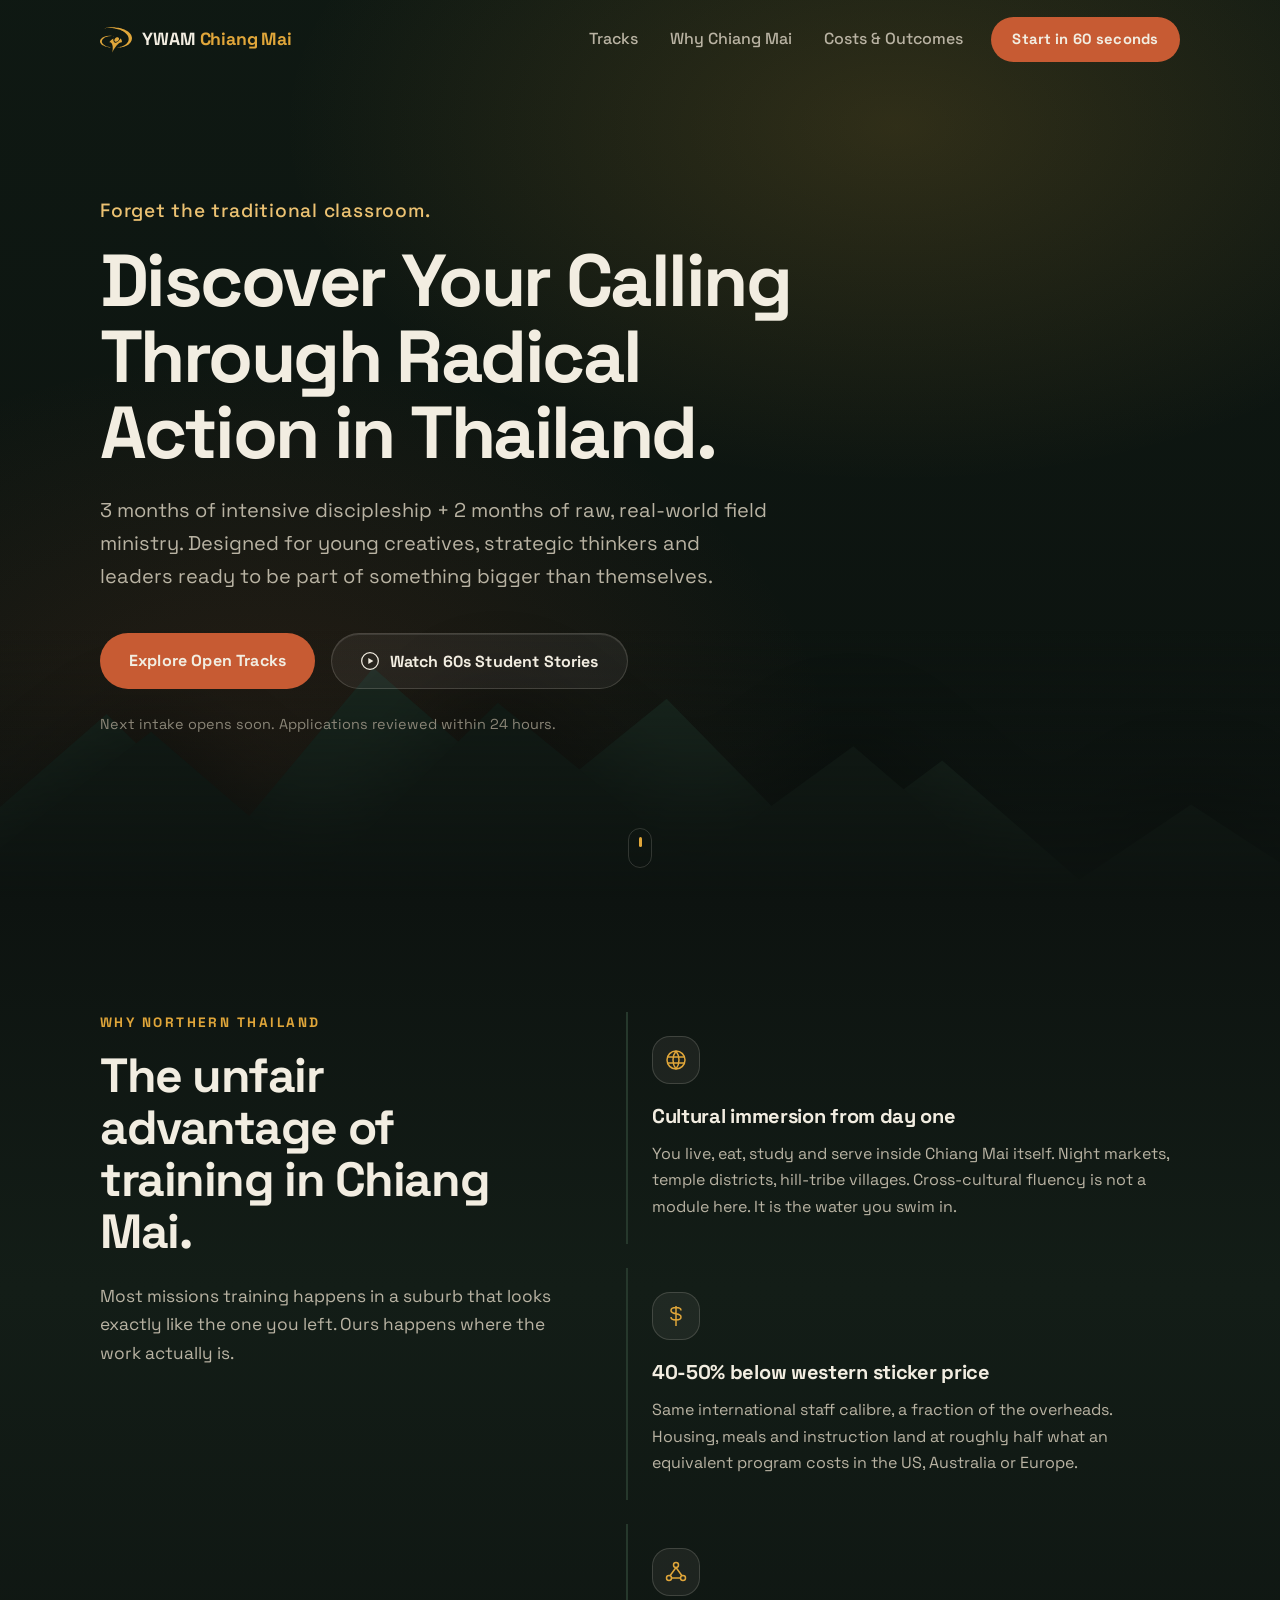
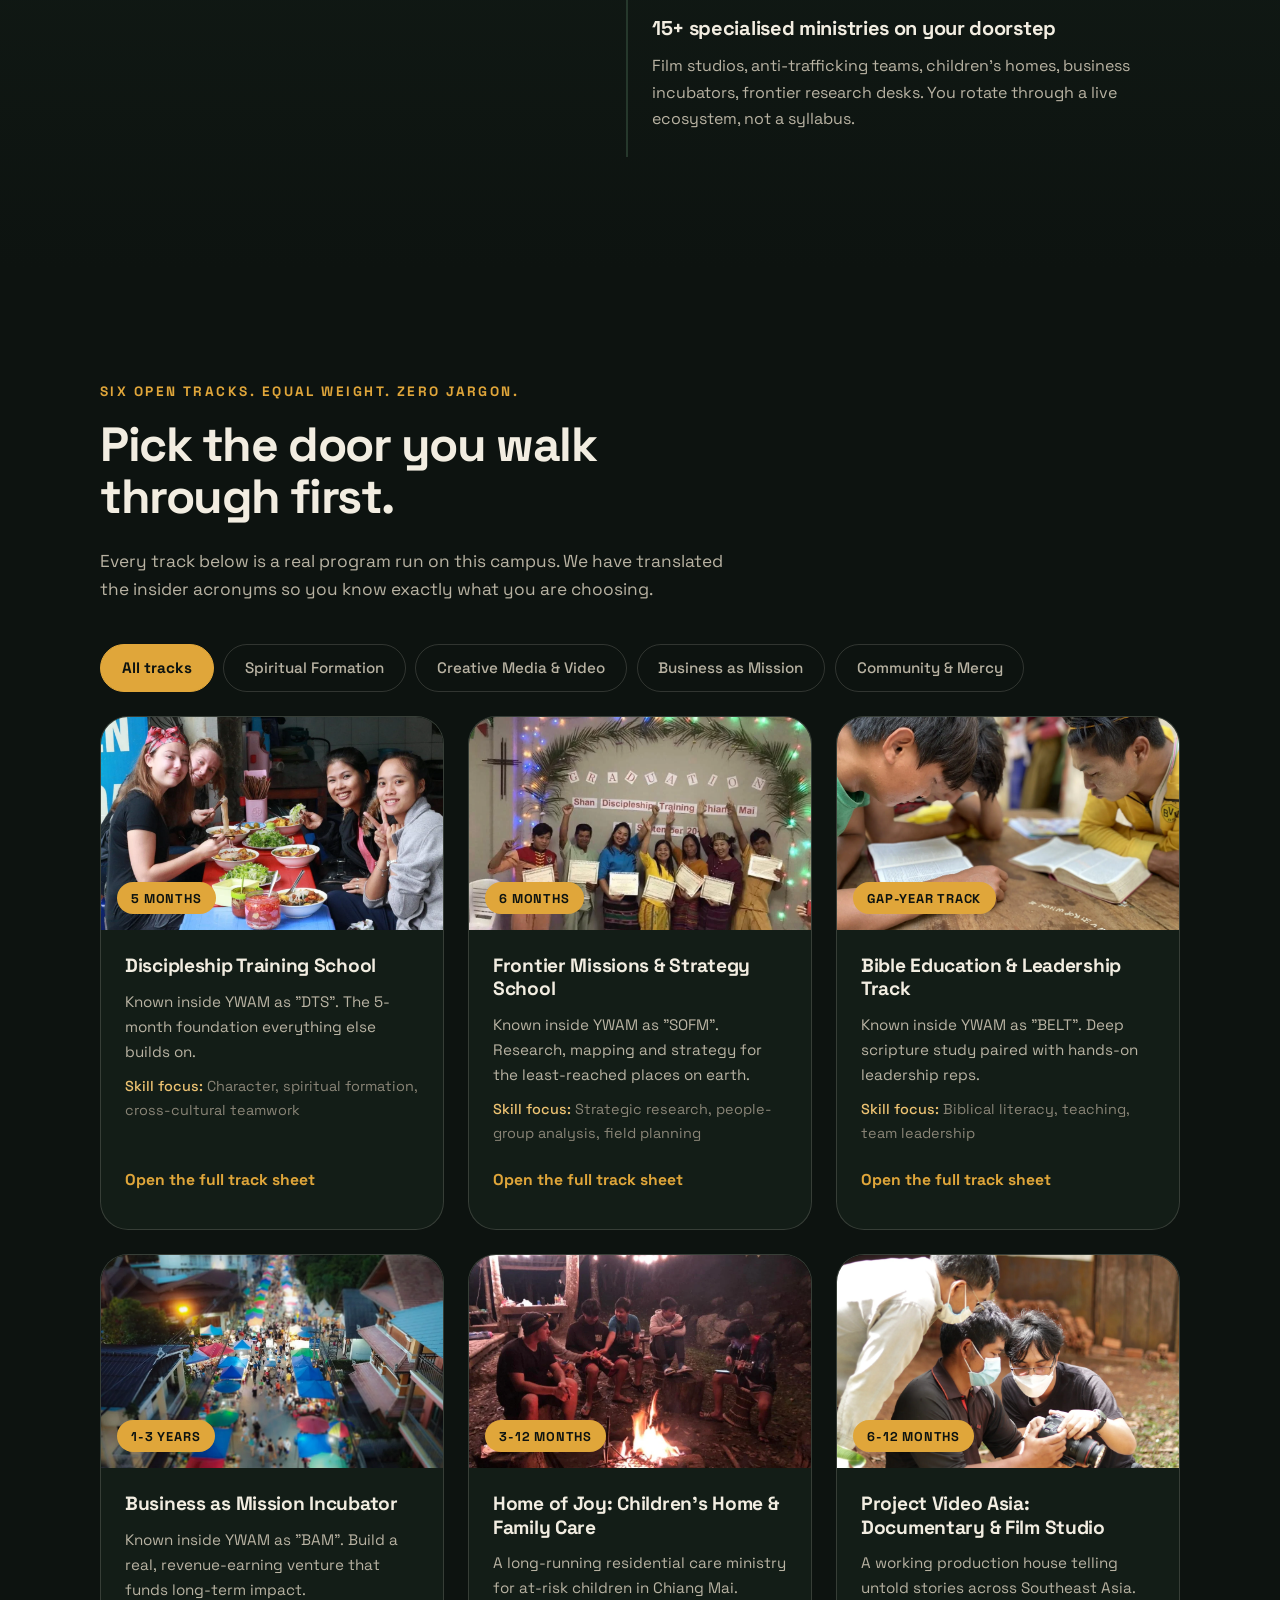
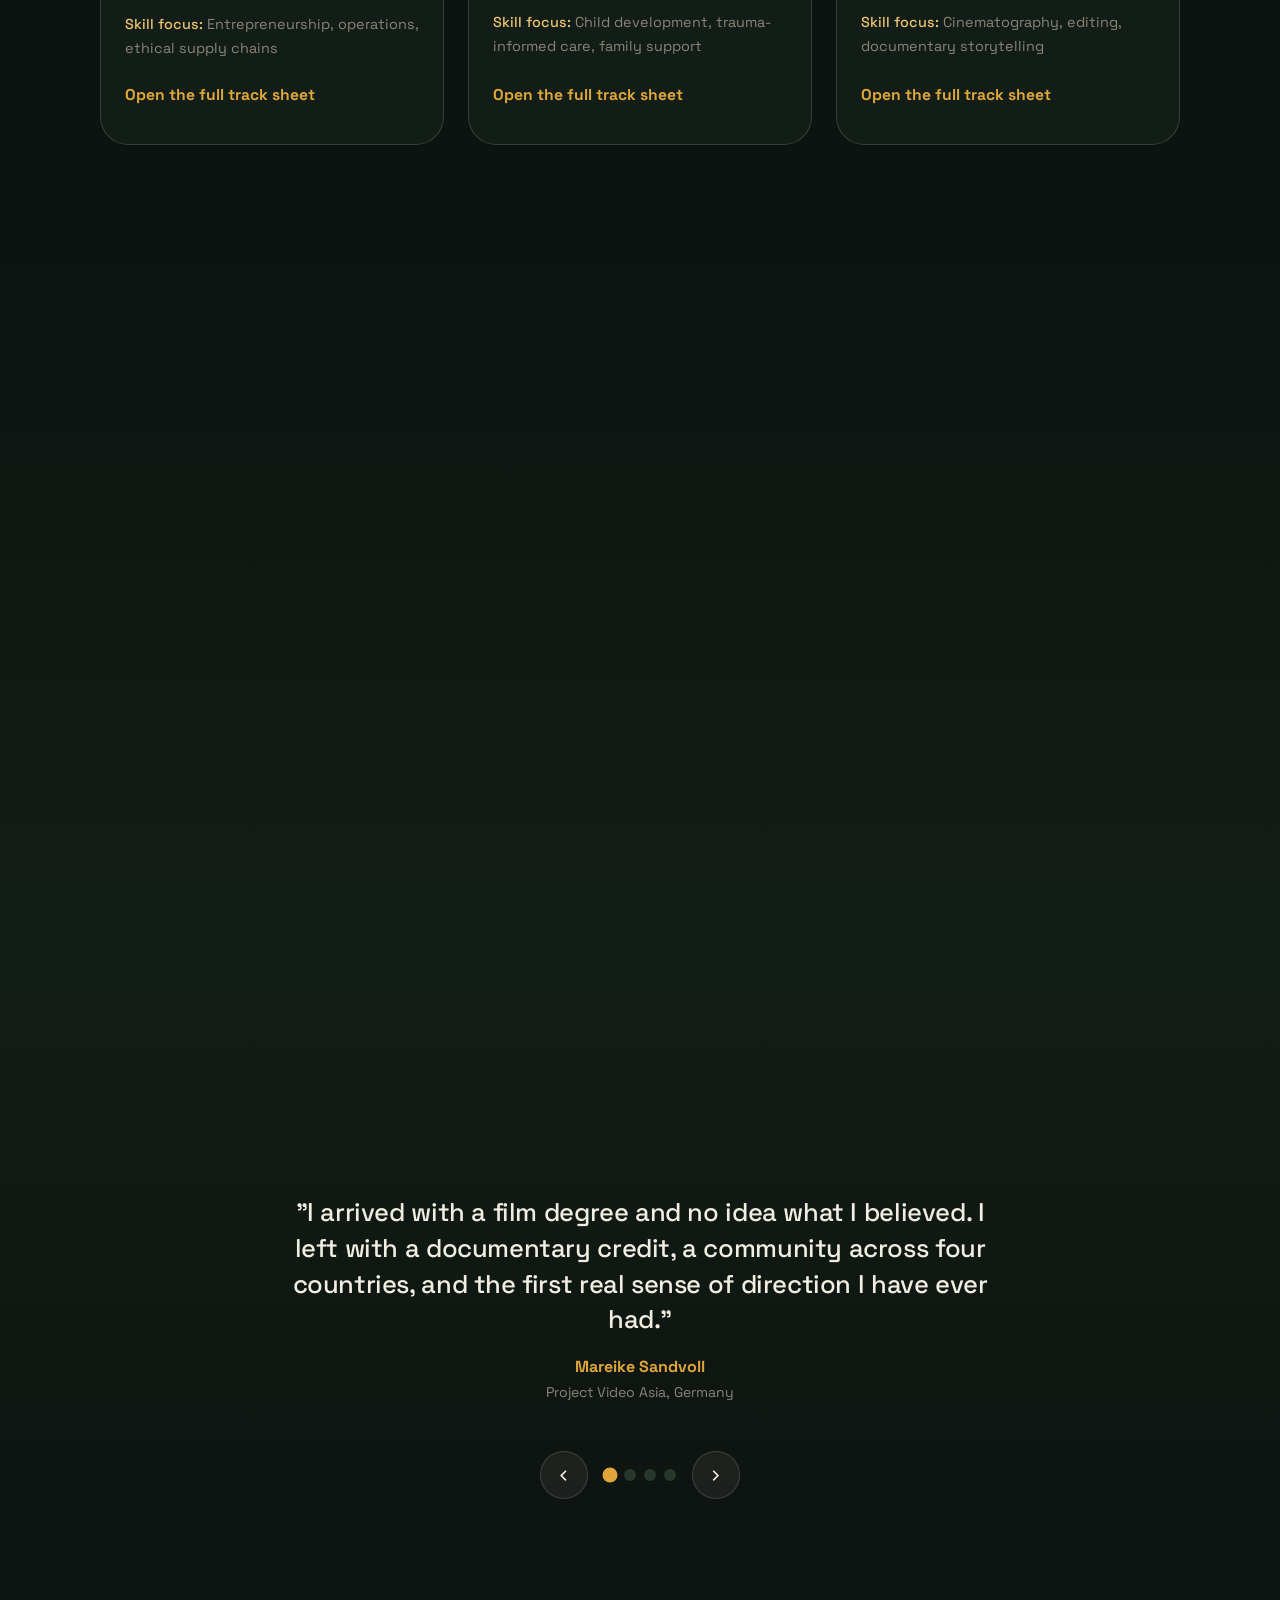
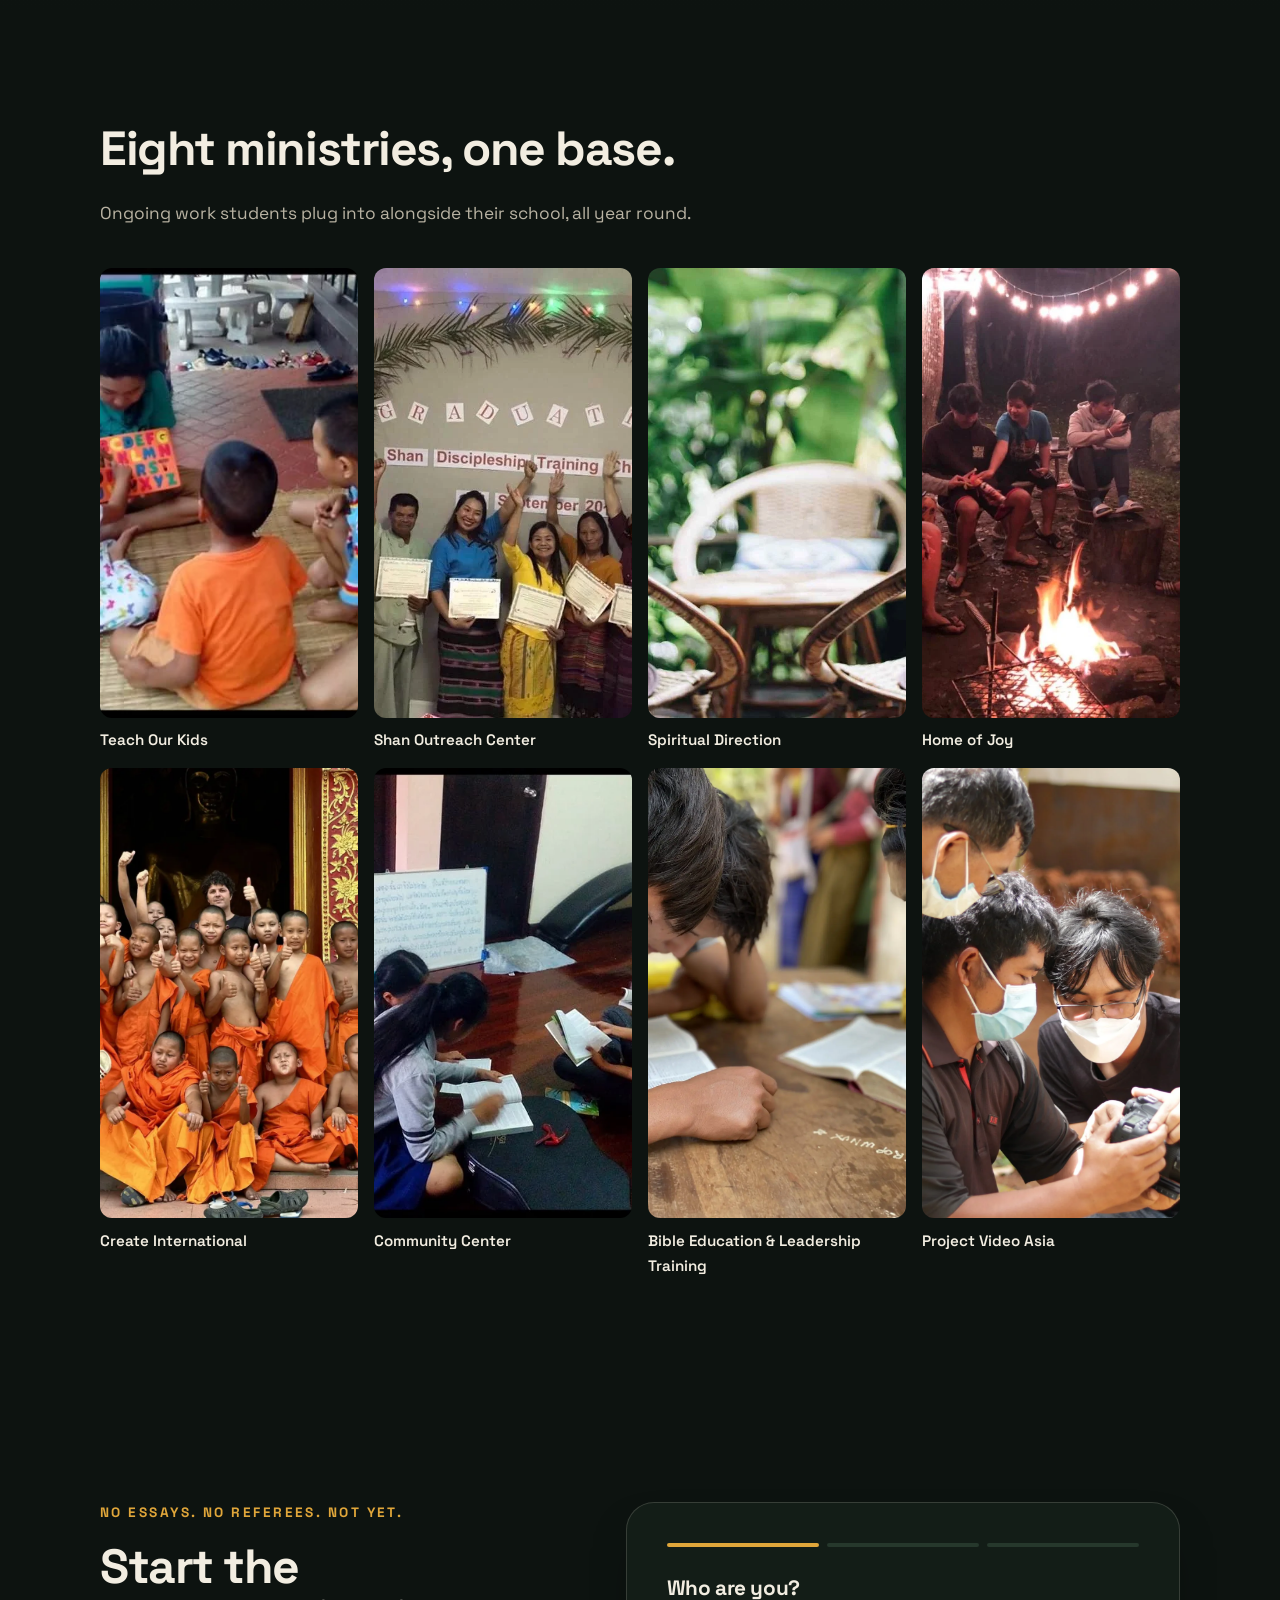
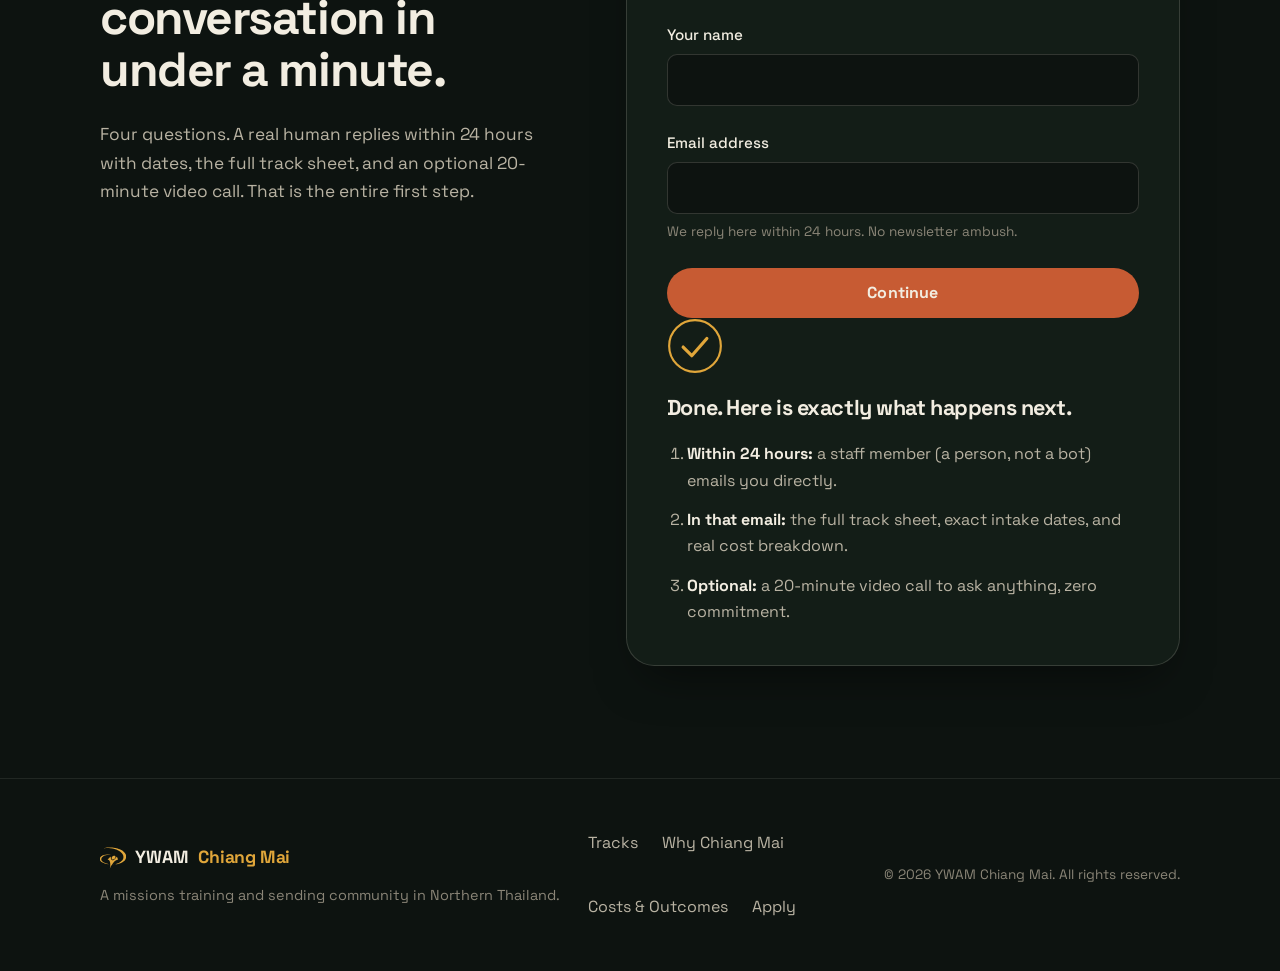
<file: index.html>
<!DOCTYPE html>
<html lang="en">
<head>
  <meta charset="UTF-8">
  <meta name="viewport" content="width=device-width, initial-scale=1">
  <title>YWAM Chiang Mai | Discover Your Calling Through Radical Action in Thailand</title>
  <meta name="description" content="3 months of intensive discipleship plus 2 months of raw, real-world field ministry in Chiang Mai, Thailand. Built for young creatives, strategic thinkers and leaders. See tracks, real costs and outcomes.">
  <link rel="canonical" href="https://www.ywamchiangmai.org/">

  <!-- Open Graph -->
  <meta property="og:type" content="website">
  <meta property="og:title" content="YWAM Chiang Mai | Discover Your Calling Through Radical Action in Thailand">
  <meta property="og:description" content="3 months of intensive discipleship plus 2 months of real-world field ministry in Northern Thailand. Transparent costs. Six open tracks. Apply in under a minute.">
  <meta property="og:url" content="https://www.ywamchiangmai.org/">
  <meta property="og:image" content="https://www.ywamchiangmai.org/images/og-cover.webp">
  <meta property="og:site_name" content="YWAM Chiang Mai">

  <!-- Twitter -->
  <meta name="twitter:card" content="summary_large_image">
  <meta name="twitter:title" content="YWAM Chiang Mai | Discover Your Calling Through Radical Action in Thailand">
  <meta name="twitter:description" content="5 months that reroute your life. Discipleship, creative media, frontier strategy and mercy ministry in Chiang Mai, Thailand.">
  <meta name="twitter:image" content="https://www.ywamchiangmai.org/images/og-cover.webp">

  <!-- ============================================================
       JSON-LD SCHEMA CONTAINER
       Organization + Course + FAQPage markup for search engines,
       knowledge graphs and LLM engine citations.
       ============================================================ -->
  <script type="application/ld+json">
  {
    "@context": "https://schema.org",
    "@type": "Organization",
    "name": "YWAM Chiang Mai",
    "url": "https://www.ywamchiangmai.org/",
    "logo": "https://www.ywamchiangmai.org/images/logo.webp",
    "description": "A missions training and sending community in Chiang Mai, Thailand, running discipleship schools, creative media studios, business-as-mission incubators and mercy ministries.",
    "address": {
      "@type": "PostalAddress",
      "addressLocality": "Chiang Mai",
      "addressCountry": "TH"
    },
    "sameAs": [
      "https://www.instagram.com/ywamchiangmai",
      "https://www.youtube.com/@ywamchiangmai"
    ]
  }
  </script>
  <script type="application/ld+json">
  {
    "@context": "https://schema.org",
    "@type": "Course",
    "name": "Discipleship Training School (DTS)",
    "description": "A 5-month residential program: 3 months of intensive discipleship lectures followed by 2 months of real-world field ministry across Thailand and Southeast Asia. No prior theological training required.",
    "provider": {
      "@type": "Organization",
      "name": "YWAM Chiang Mai",
      "url": "https://www.ywamchiangmai.org/"
    },
    "offers": {
      "@type": "Offer",
      "category": "Tuition",
      "price": "4280",
      "priceCurrency": "USD",
      "description": "All-inclusive figure covering housing, meals, instruction and field outreach placement."
    },
    "hasCourseInstance": {
      "@type": "CourseInstance",
      "courseMode": "onsite",
      "location": {
        "@type": "Place",
        "name": "YWAM Chiang Mai Campus",
        "address": {
          "@type": "PostalAddress",
          "addressLocality": "Chiang Mai",
          "addressCountry": "TH"
        }
      }
    }
  }
  </script>
  <script type="application/ld+json">
  {
    "@context": "https://schema.org",
    "@type": "FAQPage",
    "mainEntity": [
      {
        "@type": "Question",
        "name": "What is a DTS (Discipleship Training School)?",
        "acceptedAnswer": {
          "@type": "Answer",
          "text": "A DTS is a 5-month residential program run by YWAM: 3 months of intensive teaching and mentoring on campus in Chiang Mai, followed by 2 months of hands-on field ministry. You do not need any prior church, theology or missions background to apply."
        }
      },
      {
        "@type": "Question",
        "name": "How much does it cost to train with YWAM Chiang Mai?",
        "acceptedAnswer": {
          "@type": "Answer",
          "text": "The DTS costs US$4,280 all-inclusive: housing, three meals a day, instruction and your field outreach placement. Comparable western-based programs typically run US$8,900 or more, so training in Chiang Mai costs roughly 40 to 50 percent less."
        }
      },
      {
        "@type": "Question",
        "name": "Do I need to be experienced in ministry or missions to join?",
        "acceptedAnswer": {
          "@type": "Answer",
          "text": "No. Tracks are designed for people arriving with zero insider knowledge. Creatives, strategists, tradespeople and students all start at the same point: a willingness to learn through action."
        }
      },
      {
        "@type": "Question",
        "name": "What happens after I apply?",
        "acceptedAnswer": {
          "@type": "Answer",
          "text": "Within 24 hours a real staff member (not an autoresponder) emails you, books an optional 20-minute video call, and sends the full track sheet for the program you selected, including exact dates and a packing guide."
        }
      }
    ]
  }
  </script>

  <!-- Local variable font: Space Grotesk (wght 300-700), latin subset -->
  <style>
    @font-face {
      font-family: "Space Grotesk";
      src: url("fonts/space-grotesk-var-latin.woff2") format("woff2");
      font-weight: 300 700;
      font-style: normal;
      font-display: swap;
    }
  </style>
  <link rel="preload" href="fonts/space-grotesk-var-latin.woff2" as="font" type="font/woff2" crossorigin>
  <link rel="stylesheet" href="styles/main.css">

  <!-- Cloudflare Web Analytics: paste production token before ship -->
  <!-- <script defer src="https://static.cloudflareinsights.com/beacon.min.js" data-cf-beacon='{"token": "REPLACE_WITH_TOKEN"}'></script> -->
</head>
<body>
  <a class="skip-link" href="#main">Skip to main content</a>

  <!-- Narrative journey progress bar -->
  <div class="journey-progress" aria-hidden="true"><span id="journeyBar"></span></div>

  <header class="site-header" id="siteHeader">
    <div class="header-inner">
      <a class="brand" href="index.html" aria-label="YWAM Chiang Mai home">
        <span class="brand-mark" aria-hidden="true"></span>
        <span class="brand-name">YWAM <em>Chiang Mai</em></span>
      </a>
      <nav class="site-nav" aria-label="Primary">
        <a href="#tracks">Tracks</a>
        <a href="#advantage">Why Chiang Mai</a>
        <a href="#numbers">Costs &amp; Outcomes</a>
      </nav>
      <a class="btn btn-solid btn-header" href="#apply">Start in 60 seconds</a>
    </div>
  </header>

  <main id="main">

    <!-- ==================== SECTION 1: CINEMATIC HERO ==================== -->
    <section class="hero" id="hero" aria-labelledby="heroTitle">
      <div class="hero-bg" aria-hidden="true">
        <div class="hero-layer hero-sky" data-parallax="0.15"></div>
        <div class="hero-layer hero-ridge-far" data-parallax="0.30">
          <svg viewBox="0 0 1440 320" preserveAspectRatio="none">
            <path d="M0 320V190l120-60 140 80 160-110 180 90 150-70 170 100 140-60 160 80 120-50 100 60v60z" fill="var(--ink-800)"/>
          </svg>
        </div>
        <div class="hero-layer hero-ridge-near" data-parallax="0.50">
          <svg viewBox="0 0 1440 260" preserveAspectRatio="none">
            <path d="M0 260V150l170-80 190 100 200-120 220 110 180-80 210 110 170-70 100 40v200z" fill="var(--ink-900)"/>
          </svg>
        </div>
        <div class="hero-grain"></div>
        <div class="hero-fade"></div>
      </div>

      <div class="hero-content container">
        <p class="hero-kicker reveal-words" id="heroKicker">Forget the traditional classroom.</p>
        <h1 class="hero-title reveal-words" id="heroTitle">Discover Your Calling Through Radical Action in Thailand.</h1>
        <p class="hero-lede">3 months of intensive discipleship + 2 months of raw, real-world field ministry. Designed for young creatives, strategic thinkers and leaders ready to be part of something bigger than themselves.</p>
        <div class="hero-ctas">
          <a class="btn btn-solid" href="#tracks">Explore Open Tracks</a>
          <button class="btn btn-glass" type="button" id="storiesBtn" aria-haspopup="dialog">
            <svg viewBox="0 0 24 24" fill="none" aria-hidden="true"><circle cx="12" cy="12" r="10" stroke="currentColor" stroke-width="1.5"/><path d="M10 8.5v7l6-3.5-6-3.5z" fill="currentColor"/></svg>
            Watch 60s Student Stories
          </button>
        </div>
        <p class="hero-meta">Next intake opens soon. Applications reviewed within 24 hours.</p>
      </div>

      <div class="hero-scroll-cue" aria-hidden="true">
        <span></span>
      </div>
    </section>

    <!-- ==================== SECTION 2: THE UNFAIR ADVANTAGE ==================== -->
    <section class="advantage" id="advantage" aria-labelledby="advantageTitle">
      <div class="container split-grid">
        <div class="split-sticky">
          <p class="eyebrow reveal">Why Northern Thailand</p>
          <h2 class="section-title reveal" id="advantageTitle">The unfair advantage of training in Chiang Mai.</h2>
          <p class="section-lede reveal">Most missions training happens in a suburb that looks exactly like the one you left. Ours happens where the work actually is.</p>
        </div>
        <div class="pillar-stack">
          <article class="pillar reveal">
            <div class="pillar-icon" aria-hidden="true">
              <svg viewBox="0 0 24 24" fill="none" stroke="currentColor" stroke-width="1.5"><circle cx="12" cy="12" r="9"/><path d="M3.5 9h17M3.5 15h17M12 3a15 15 0 0 1 0 18M12 3a15 15 0 0 0 0 18"/></svg>
            </div>
            <h3>Cultural immersion from day one</h3>
            <p>You live, eat, study and serve inside Chiang Mai itself. Night markets, temple districts, hill-tribe villages. Cross-cultural fluency is not a module here. It is the water you swim in.</p>
          </article>
          <article class="pillar reveal">
            <div class="pillar-icon" aria-hidden="true">
              <svg viewBox="0 0 24 24" fill="none" stroke="currentColor" stroke-width="1.5"><path d="M12 2v20M17 6.5c0-1.9-2.2-3-5-3s-5 1.1-5 3 2 2.8 5 3.3 5 1.4 5 3.2-2.2 3-5 3-5-1.1-5-3"/></svg>
            </div>
            <h3>40-50% below western sticker price</h3>
            <p>Same international staff calibre, a fraction of the overheads. Housing, meals and instruction land at roughly half what an equivalent program costs in the US, Australia or Europe.</p>
          </article>
          <article class="pillar reveal">
            <div class="pillar-icon" aria-hidden="true">
              <svg viewBox="0 0 24 24" fill="none" stroke="currentColor" stroke-width="1.5"><circle cx="12" cy="5" r="2.5"/><circle cx="5" cy="18" r="2.5"/><circle cx="19" cy="18" r="2.5"/><path d="M12 7.5 6 15.7M12 7.5l6 8.2M7.5 18h9"/></svg>
            </div>
            <h3>15+ specialised ministries on your doorstep</h3>
            <p>Film studios, anti-trafficking teams, children's homes, business incubators, frontier research desks. You rotate through a live ecosystem, not a syllabus.</p>
          </article>
        </div>
      </div>
    </section>

    <!-- ==================== SECTION 3: MODULAR PROJECT SELECTOR ==================== -->
    <section class="tracks" id="tracks" aria-labelledby="tracksTitle">
      <div class="container">
        <p class="eyebrow reveal">Six open tracks. Equal weight. Zero jargon.</p>
        <h2 class="section-title reveal" id="tracksTitle">Pick the door you walk through first.</h2>
        <p class="section-lede reveal">Every track below is a real program run on this campus. We have translated the insider acronyms so you know exactly what you are choosing.</p>

        <div class="track-filters reveal" role="group" aria-label="Filter tracks by focus">
          <button class="filter-chip is-active" type="button" data-filter="all" aria-pressed="true">All tracks</button>
          <button class="filter-chip" type="button" data-filter="spiritual" aria-pressed="false">Spiritual Formation</button>
          <button class="filter-chip" type="button" data-filter="creative" aria-pressed="false">Creative Media &amp; Video</button>
          <button class="filter-chip" type="button" data-filter="business" aria-pressed="false">Business as Mission</button>
          <button class="filter-chip" type="button" data-filter="community" aria-pressed="false">Community &amp; Mercy</button>
        </div>

        <ul class="track-grid" id="trackGrid">
          <li class="track-card reveal" data-category="spiritual" data-sheet="dts">
            <div class="track-media track-media-dts" aria-hidden="true"><img src="images/ywamchiangmai-ywam-chiangmai-dts-students-sharing-a-meal.webp" alt="" loading="lazy"><span class="track-tag">5 months</span></div>
            <div class="track-body">
              <h3>Discipleship Training School</h3>
              <p class="track-translate">Known inside YWAM as "DTS". The 5-month foundation everything else builds on.</p>
              <p class="track-skill"><strong>Skill focus:</strong> Character, spiritual formation, cross-cultural teamwork</p>
              <button class="track-cta" type="button" aria-haspopup="dialog">Open the full track sheet</button>
            </div>
          </li>
          <li class="track-card reveal" data-category="spiritual" data-sheet="sofm">
            <div class="track-media track-media-sofm" aria-hidden="true"><img src="images/ywamchiangmai-ywam-chiangmai-shan-outreach-center-photo-1.webp" alt="" loading="lazy"><span class="track-tag">6 months</span></div>
            <div class="track-body">
              <h3>Frontier Missions &amp; Strategy School</h3>
              <p class="track-translate">Known inside YWAM as "SOFM". Research, mapping and strategy for the least-reached places on earth.</p>
              <p class="track-skill"><strong>Skill focus:</strong> Strategic research, people-group analysis, field planning</p>
              <button class="track-cta" type="button" aria-haspopup="dialog">Open the full track sheet</button>
            </div>
          </li>
          <li class="track-card reveal" data-category="spiritual" data-sheet="belt">
            <div class="track-media track-media-belt" aria-hidden="true"><img src="images/ywamchiangmai-ywam-chiangmai-belt-bible-education-leadership-training.webp" alt="" loading="lazy"><span class="track-tag">Gap-year track</span></div>
            <div class="track-body">
              <h3>Bible Education &amp; Leadership Track</h3>
              <p class="track-translate">Known inside YWAM as "BELT". Deep scripture study paired with hands-on leadership reps.</p>
              <p class="track-skill"><strong>Skill focus:</strong> Biblical literacy, teaching, team leadership</p>
              <button class="track-cta" type="button" aria-haspopup="dialog">Open the full track sheet</button>
            </div>
          </li>
          <li class="track-card reveal" data-category="business" data-sheet="bam">
            <div class="track-media track-media-bam" aria-hidden="true"><img src="images/ywamchiangmai-ywam-chiangmai-ywam-hub-market-view-2018.webp" alt="" loading="lazy"><span class="track-tag">1-3 years</span></div>
            <div class="track-body">
              <h3>Business as Mission Incubator</h3>
              <p class="track-translate">Known inside YWAM as "BAM". Build a real, revenue-earning venture that funds long-term impact.</p>
              <p class="track-skill"><strong>Skill focus:</strong> Entrepreneurship, operations, ethical supply chains</p>
              <button class="track-cta" type="button" aria-haspopup="dialog">Open the full track sheet</button>
            </div>
          </li>
          <li class="track-card reveal" data-category="community" data-sheet="hoj">
            <div class="track-media track-media-hoj" aria-hidden="true"><img src="images/ywamchiangmai-ywam-chiangmai-home-of-joy-photo-1.webp" alt="" loading="lazy"><span class="track-tag">3-12 months</span></div>
            <div class="track-body">
              <h3>Home of Joy: Children's Home &amp; Family Care</h3>
              <p class="track-translate">A long-running residential care ministry for at-risk children in Chiang Mai.</p>
              <p class="track-skill"><strong>Skill focus:</strong> Child development, trauma-informed care, family support</p>
              <button class="track-cta" type="button" aria-haspopup="dialog">Open the full track sheet</button>
            </div>
          </li>
          <li class="track-card reveal" data-category="creative" data-sheet="pva">
            <div class="track-media track-media-pva" aria-hidden="true"><img src="images/ywamchiangmai-ywam-chiangmai-project-video-asia-production-photo-1.webp" alt="" loading="lazy"><span class="track-tag">6-12 months</span></div>
            <div class="track-body">
              <h3>Project Video Asia: Documentary &amp; Film Studio</h3>
              <p class="track-translate">A working production house telling untold stories across Southeast Asia.</p>
              <p class="track-skill"><strong>Skill focus:</strong> Cinematography, editing, documentary storytelling</p>
              <button class="track-cta" type="button" aria-haspopup="dialog">Open the full track sheet</button>
            </div>
          </li>
        </ul>
      </div>
    </section>

    <!-- ==================== SECTION 4: TRANSPARENT NUMBERS ==================== -->
    <section class="numbers" id="numbers" aria-labelledby="numbersTitle">
      <div class="container">
        <p class="eyebrow reveal">No hidden fees. No vague promises.</p>
        <h2 class="section-title reveal" id="numbersTitle">The numbers, before you have to ask.</h2>

        <div class="numbers-grid">
          <div class="cost-panel reveal" aria-labelledby="costHeading">
            <h3 id="costHeading">What the DTS actually costs</h3>
            <p class="cost-figure"><span class="cost-currency">US$</span><span class="count-up" data-count="4280">0</span></p>
            <p class="cost-note">One all-inclusive figure for the full 5 months.</p>
            <ul class="cost-breakdown">
              <li><span>Housing on campus</span><span class="cost-check" aria-hidden="true">Included</span></li>
              <li><span>Three meals a day</span><span class="cost-check" aria-hidden="true">Included</span></li>
              <li><span>All instruction &amp; mentoring</span><span class="cost-check" aria-hidden="true">Included</span></li>
              <li><span>2-month field outreach placement</span><span class="cost-check" aria-hidden="true">Included</span></li>
            </ul>
            <p class="cost-compare">Comparable western-based programs: <s>US$8,900+</s></p>
          </div>

          <div class="outcomes-panel reveal" aria-labelledby="outcomesHeading">
            <h3 id="outcomesHeading">What happens next?</h3>
            <div class="outcome-stat">
              <p class="outcome-figure"><span class="count-up" data-count="95">0</span><span class="outcome-unit">%</span></p>
              <p>of students report total spiritual transformation by graduation</p>
            </div>
            <div class="outcome-stat">
              <p class="outcome-figure"><span class="count-up" data-count="8">0</span><span class="outcome-unit">/10</span></p>
              <p>grads move into ongoing impact-focused career tracks or full-time ministry</p>
            </div>
            <div class="outcome-stat">
              <p class="outcome-figure"><span class="count-up" data-count="47">0</span><span class="outcome-unit">+</span></p>
              <p>nations represented among alumni over the last decade</p>
            </div>
          </div>
        </div>

        <div class="quotes reveal" aria-label="Alumni stories">
          <div class="quote-track" id="quoteTrack">
            <blockquote class="quote-slide is-active">
              <p>"I arrived with a film degree and no idea what I believed. I left with a documentary credit, a community across four countries, and the first real sense of direction I have ever had."</p>
              <footer>Mareike Sandvoll <span>Project Video Asia, Germany</span></footer>
            </blockquote>
            <blockquote class="quote-slide">
              <p>"I thought DTS was code for something I would not understand. Turns out it was five months that rerouted my whole twenties. I run a social enterprise in Auckland now."</p>
              <footer>Tavita Ah-Kuoi <span>DTS &amp; BAM Incubator, New Zealand</span></footer>
            </blockquote>
            <blockquote class="quote-slide">
              <p>"The cost was the thing that nearly stopped me. Then I did the maths against a single semester at uni back home and booked the flight the same week."</p>
              <footer>Jonas Berkeley-Rae <span>Frontier Missions &amp; Strategy School, UK</span></footer>
            </blockquote>
            <blockquote class="quote-slide">
              <p>"Home of Joy taught me more about care work in three months than two years of lectures ever did. I came back on staff."</p>
              <footer>Priya Nakarin <span>Home of Joy, Australia</span></footer>
            </blockquote>
          </div>
          <div class="quote-controls">
            <button type="button" id="quotePrev" aria-label="Previous story">
              <svg viewBox="0 0 24 24" fill="none" stroke="currentColor" stroke-width="2" aria-hidden="true"><path d="M15 6l-6 6 6 6"/></svg>
            </button>
            <div class="quote-dots" id="quoteDots" role="tablist" aria-label="Story position"></div>
            <button type="button" id="quoteNext" aria-label="Next story">
              <svg viewBox="0 0 24 24" fill="none" stroke="currentColor" stroke-width="2" aria-hidden="true"><path d="M9 6l6 6-6 6"/></svg>
            </button>
          </div>
        </div>
      </div>
    </section>

    <!-- ==================== SECTION 4b: MINISTRIES ==================== -->
    <section class="ministries" id="ministries" aria-labelledby="ministriesTitle">
      <div class="container">
        <h2 class="section-title reveal" id="ministriesTitle">Eight ministries, one base.</h2>
        <p class="section-lede reveal">Ongoing work students plug into alongside their school, all year round.</p>
        <ul class="ministry-grid">
          <li class="ministry-card reveal">
            <img src="images/ywamchiangmai-ywam-chiangmai-community-center-pim-teaching-kids.webp" alt="Teach Our Kids" width="600" height="450" loading="lazy">
            <span>Teach Our Kids</span>
          </li>
          <li class="ministry-card reveal">
            <img src="images/ywamchiangmai-ywam-chiangmai-shan-outreach-center-photo-1.webp" alt="Shan Outreach Center" width="600" height="450" loading="lazy">
            <span>Shan Outreach Center</span>
          </li>
          <li class="ministry-card reveal">
            <img src="images/ywamchiangmai-ywam-chiangmai-spiritual-direction-cover-image.webp" alt="Spiritual Direction" width="600" height="450" loading="lazy">
            <span>Spiritual Direction</span>
          </li>
          <li class="ministry-card reveal">
            <img src="images/ywamchiangmai-ywam-chiangmai-home-of-joy-photo-1.webp" alt="Home of Joy" width="600" height="450" loading="lazy">
            <span>Home of Joy</span>
          </li>
          <li class="ministry-card reveal">
            <img src="images/ywamchiangmai-ywam-chiangmai-create-international-workshop.webp" alt="Create International" width="600" height="450" loading="lazy">
            <span>Create International</span>
          </li>
          <li class="ministry-card reveal">
            <img src="images/ywamchiangmai-ywam-chiangmai-community-center-kids-studying-bible.webp" alt="Community Center" width="600" height="450" loading="lazy">
            <span>Community Center</span>
          </li>
          <li class="ministry-card reveal">
            <img src="images/ywamchiangmai-ywam-chiangmai-belt-bible-education-leadership-training.webp" alt="Bible Education Leadership Training" width="600" height="450" loading="lazy">
            <span>Bible Education &amp; Leadership Training</span>
          </li>
          <li class="ministry-card reveal">
            <img src="images/ywamchiangmai-ywam-chiangmai-project-video-asia-production-photo-1.webp" alt="Project Video Asia" width="600" height="450" loading="lazy">
            <span>Project Video Asia</span>
          </li>
        </ul>
      </div>
    </section>

    <!-- ==================== SECTION 5: 1-MINUTE MICRO-APPLICATION ==================== -->
    <section class="apply" id="apply" aria-labelledby="applyTitle">
      <div class="container apply-grid">
        <div class="apply-intro">
          <p class="eyebrow reveal">No essays. No referees. Not yet.</p>
          <h2 class="section-title reveal" id="applyTitle">Start the conversation in under a minute.</h2>
          <p class="section-lede reveal">Four questions. A real human replies within 24 hours with dates, the full track sheet, and an optional 20-minute video call. That is the entire first step.</p>
        </div>

        <!-- Wire action to your form endpoint (e.g. Cloudflare Pages Function or Formspark) before ship -->
        <form class="micro-form reveal" id="microForm" novalidate>
          <div class="form-progress" aria-hidden="true">
            <span class="form-dot is-active" data-step-dot="1"></span>
            <span class="form-dot" data-step-dot="2"></span>
            <span class="form-dot" data-step-dot="3"></span>
          </div>

          <fieldset class="form-step is-active" data-step="1">
            <legend>Who are you?</legend>
            <div class="field">
              <label for="fieldName">Your name</label>
              <input type="text" id="fieldName" name="name" autocomplete="name" required>
              <p class="field-error" id="errName" role="alert" hidden>Please tell us your name.</p>
            </div>
            <div class="field">
              <label for="fieldEmail">Email address</label>
              <input type="email" id="fieldEmail" name="email" autocomplete="email" inputmode="email" required>
              <p class="field-hint">We reply here within 24 hours. No newsletter ambush.</p>
              <p class="field-error" id="errEmail" role="alert" hidden>That email does not look right yet.</p>
            </div>
            <button class="btn btn-solid form-next" type="button" data-next="2">Continue</button>
          </fieldset>

          <fieldset class="form-step" data-step="2">
            <legend>What pulls at you most?</legend>
            <div class="field">
              <label for="fieldPassion">Primary passion</label>
              <select id="fieldPassion" name="passion" required>
                <option value="" selected disabled>Choose one</option>
                <option value="creative">Creative (film, design, story)</option>
                <option value="strategy">Strategy (research, planning, systems)</option>
                <option value="leadership">Leadership (teams, teaching, building)</option>
                <option value="community">Community care (children, families, justice)</option>
              </select>
              <p class="field-error" id="errPassion" role="alert" hidden>Pick the one closest to you. You can change it later.</p>
            </div>
            <div class="form-step-nav">
              <button class="btn btn-ghost form-back" type="button" data-back="1">Back</button>
              <button class="btn btn-solid form-next" type="button" data-next="3">Continue</button>
            </div>
          </fieldset>

          <fieldset class="form-step" data-step="3">
            <legend>When could you realistically come?</legend>
            <div class="field">
              <label for="fieldAvailability">Availability</label>
              <select id="fieldAvailability" name="availability" required>
                <option value="" selected disabled>Choose a window</option>
                <option value="3months">Within 3 months</option>
                <option value="6months">3-6 months from now</option>
                <option value="year">6-12 months from now</option>
                <option value="exploring">Just exploring for now</option>
              </select>
              <p class="field-error" id="errAvailability" role="alert" hidden>A rough window is all we need.</p>
            </div>
            <div class="form-step-nav">
              <button class="btn btn-ghost form-back" type="button" data-back="2">Back</button>
              <button class="btn btn-solid" type="submit" id="formSubmit">Send it</button>
            </div>
          </fieldset>

          <div class="form-success" id="formSuccess" hidden tabindex="-1">
            <svg class="success-mark" viewBox="0 0 52 52" aria-hidden="true">
              <circle cx="26" cy="26" r="24" fill="none" stroke="var(--gold)" stroke-width="2"/>
              <path d="M15 27l8 8 14-16" fill="none" stroke="var(--gold)" stroke-width="3" stroke-linecap="round" stroke-linejoin="round"/>
            </svg>
            <h3>Done. Here is exactly what happens next.</h3>
            <ol class="success-timeline">
              <li><strong>Within 24 hours:</strong> a staff member (a person, not a bot) emails you directly.</li>
              <li><strong>In that email:</strong> the full track sheet, exact intake dates, and real cost breakdown.</li>
              <li><strong>Optional:</strong> a 20-minute video call to ask anything, zero commitment.</li>
            </ol>
          </div>
        </form>
      </div>
    </section>

  </main>

  <footer class="site-footer">
    <div class="container footer-inner">
      <div>
        <p class="brand-name footer-brand"><span class="brand-mark" aria-hidden="true"></span>YWAM <em>Chiang Mai</em></p>
        <p class="footer-note">A missions training and sending community in Northern Thailand.</p>
      </div>
      <nav class="footer-nav" aria-label="Footer">
        <a href="#tracks">Tracks</a>
        <a href="#advantage">Why Chiang Mai</a>
        <a href="#numbers">Costs &amp; Outcomes</a>
        <a href="#apply">Apply</a>
      </nav>
      <p class="footer-legal">&copy; 2026 YWAM Chiang Mai. All rights reserved.</p>
    </div>
  </footer>

  <!-- ==================== EXPANDED PROJECT SHEET (dialog) ==================== -->
  <dialog class="sheet" id="trackSheet" aria-labelledby="sheetTitle">
    <button class="sheet-close" type="button" id="sheetClose" aria-label="Close track sheet">
      <svg viewBox="0 0 24 24" fill="none" stroke="currentColor" stroke-width="2" aria-hidden="true"><path d="M6 6l12 12M18 6L6 18"/></svg>
    </button>
    <div class="sheet-media" id="sheetMedia" aria-hidden="true"></div>
    <div class="sheet-body">
      <p class="sheet-tag" id="sheetDuration"></p>
      <h3 id="sheetTitle"></h3>
      <p class="sheet-desc" id="sheetDesc"></p>
      <h4>Core skill focus</h4>
      <p id="sheetSkill"></p>
      <h4>On-the-ground impact matrix</h4>
      <ul class="sheet-impact" id="sheetImpact"></ul>
      <a class="btn btn-solid" href="#apply" id="sheetCta">Apply for this track</a>
    </div>
  </dialog>

  <!-- ==================== VIDEO LIGHTBOX (dialog) ==================== -->
  <dialog class="lightbox" id="videoLightbox" aria-label="Student stories video">
    <button class="sheet-close" type="button" id="lightboxClose" aria-label="Close video">
      <svg viewBox="0 0 24 24" fill="none" stroke="currentColor" stroke-width="2" aria-hidden="true"><path d="M6 6l12 12M18 6L6 18"/></svg>
    </button>
    <div class="lightbox-frame">
      <!-- Replace this placeholder with the self-hosted student stories video before ship:
           <video controls preload="none" poster="images/stories-poster.webp" src="videos/student-stories-60s.mp4"></video> -->
      <div class="lightbox-placeholder">
        <svg viewBox="0 0 24 24" fill="none" aria-hidden="true"><circle cx="12" cy="12" r="10" stroke="currentColor" stroke-width="1.5"/><path d="M10 8.5v7l6-3.5-6-3.5z" fill="currentColor"/></svg>
        <p>60-second student stories film goes here.</p>
      </div>
    </div>
  </dialog>

  <script src="scripts/app.js" defer></script>
</body>
</html>
</file>
<file: styles/main.css>
/* ============================================================
   YWAM Chiang Mai. Grounded Adventure design system.
   Permanent atmospheric dark mode. Vanilla CSS, zero frameworks.
   ============================================================ */

:root {
  /* Palette: Northern Thailand. Deep forest, terracotta, gold. */
  --ink-950: #0d1310;
  --ink-900: #131d17;
  --ink-800: #1b2a21;
  --ink-700: #26382c;
  --cream: #f2ede1;
  --cream-dim: #b9b3a3;
  --cream-faint: #8a8577;
  --terracotta: #c75b33;
  --terracotta-hot: #dd6f43;
  --gold: #e0a63a;
  --gold-soft: #ecc272;
  --forest: #2e5941;

  /* Type */
  --font-display: "Space Grotesk", system-ui, sans-serif;

  /* Rhythm */
  --space-1: 0.5rem;
  --space-2: 1rem;
  --space-3: 1.5rem;
  --space-4: 2.5rem;
  --space-5: 4rem;
  --space-6: 7rem;

  --radius-sm: 0.625rem;
  --radius-md: 1.125rem;
  --radius-lg: 1.75rem;
  --radius-pill: 999px;

  --ease-out: cubic-bezier(0.16, 1, 0.3, 1);
  --shadow-lift: 0 24px 48px -20px rgba(0, 0, 0, 0.55);
  --glass-bg: rgba(242, 237, 225, 0.06);
  --glass-border: rgba(242, 237, 225, 0.16);
}

*,
*::before,
*::after {
  box-sizing: border-box;
  margin: 0;
  padding: 0;
}

html {
  scroll-behavior: smooth;
  scroll-padding-top: 5.5rem;
}

body {
  cursor: url("../images/ywamchiangmai-ywam-chiangmai-cursor-white.svg") 4 4, auto;
  font-family: var(--font-display);
  font-weight: 400;
  font-size: 1rem;
  line-height: 1.65;
  color: var(--cream);
  background: var(--ink-950);
  -webkit-font-smoothing: antialiased;
  overflow-x: hidden;
}

img,
svg,
video {
  max-width: 100%;
  display: block;
}

.container {
  width: 100%;
  max-width: 72.5rem;
  margin-inline: auto;
  padding-inline: clamp(1.25rem, 4vw, 2.5rem);
}

/* ---------- Accessibility helpers ---------- */

.skip-link {
  position: absolute;
  top: -100%;
  left: 1rem;
  z-index: 200;
  padding: 0.75rem 1.25rem;
  background: var(--gold);
  color: var(--ink-950);
  font-weight: 700;
  border-radius: var(--radius-sm);
  text-decoration: none;
}

.skip-link:focus {
  top: 1rem;
}

:focus-visible {
  outline: 2px solid var(--gold);
  outline-offset: 3px;
  border-radius: 2px;
}

/* ---------- Narrative journey progress bar ---------- */

.journey-progress {
  position: fixed;
  top: 0;
  left: 0;
  right: 0;
  height: 3px;
  z-index: 120;
  background: transparent;
}

.journey-progress span {
  display: block;
  height: 100%;
  width: 0;
  background: linear-gradient(90deg, var(--terracotta), var(--gold));
  transform-origin: left;
}

/* ---------- Buttons ---------- */

.btn {
  display: inline-flex;
  align-items: center;
  justify-content: center;
  gap: 0.6rem;
  min-height: 3rem;
  padding: 0.85rem 1.75rem;
  font-family: inherit;
  font-size: 1rem;
  font-weight: 700;
  letter-spacing: 0.01em;
  border-radius: var(--radius-pill);
  border: 1px solid transparent;
  cursor: pointer;
  text-decoration: none;
  transition: transform 0.2s var(--ease-out), background-color 0.25s var(--ease-out),
    border-color 0.25s var(--ease-out), color 0.25s var(--ease-out);
}

.btn svg {
  width: 1.25rem;
  height: 1.25rem;
  flex: none;
}

.btn:active {
  transform: scale(0.98);
}

.btn-solid {
  background: var(--terracotta);
  color: var(--cream);
}

.btn-solid:hover {
  background: var(--terracotta-hot);
  transform: translateY(-1px);
}

.btn-glass {
  background: var(--glass-bg);
  border-color: var(--glass-border);
  color: var(--cream);
  backdrop-filter: blur(12px);
  -webkit-backdrop-filter: blur(12px);
  box-shadow: inset 0 1px 0 rgba(255, 255, 255, 0.1);
}

.btn-glass:hover {
  border-color: var(--gold);
  color: var(--gold-soft);
  transform: translateY(-1px);
}

.btn-ghost {
  background: transparent;
  border-color: var(--glass-border);
  color: var(--cream-dim);
}

.btn-ghost:hover {
  color: var(--cream);
  border-color: var(--cream-dim);
}

/* ---------- Header ---------- */

.site-header {
  position: fixed;
  top: 0;
  left: 0;
  right: 0;
  z-index: 100;
  transition: background-color 0.35s var(--ease-out), box-shadow 0.35s var(--ease-out);
}

.site-header.is-scrolled {
  background: rgba(13, 19, 16, 0.82);
  backdrop-filter: blur(14px);
  -webkit-backdrop-filter: blur(14px);
  box-shadow: 0 1px 0 rgba(242, 237, 225, 0.08);
}

.header-inner {
  max-width: 72.5rem;
  margin-inline: auto;
  padding: 0.9rem clamp(1.25rem, 4vw, 2.5rem);
  display: flex;
  align-items: center;
  gap: var(--space-3);
  transition: padding 0.35s var(--ease-out);
}

.site-header.is-scrolled .header-inner {
  padding-top: 0.5rem;
  padding-bottom: 0.5rem;
}

.brand {
  display: inline-flex;
  align-items: center;
  gap: 0.65rem;
  text-decoration: none;
  color: var(--cream);
  min-height: 3rem;
}

.brand-mark {
  width: 2rem;
  height: 2rem;
  flex: none;
  background: var(--gold);
  transition: width 0.35s var(--ease-out), height 0.35s var(--ease-out);
  -webkit-mask: url("../images/ywamchiangmai-ywam-chiangmai-logo-mark-dark.svg") center / contain no-repeat;
  mask: url("../images/ywamchiangmai-ywam-chiangmai-logo-mark-dark.svg") center / contain no-repeat;
}

.brand-name {
  font-weight: 700;
  font-size: 1.1rem;
  letter-spacing: -0.01em;
}

.brand-name em {
  font-style: normal;
  color: var(--gold);
}

.footer-brand {
  display: inline-flex;
  align-items: center;
  gap: 0.6rem;
}
.footer-brand .brand-mark { width: 1.6rem; height: 1.6rem; }

.site-header.is-scrolled .brand-mark {
  width: 1.6rem;
  height: 1.6rem;
}

.site-nav {
  display: none;
  margin-left: auto;
  gap: var(--space-3);
}

.site-nav a {
  color: var(--cream-dim);
  text-decoration: none;
  font-weight: 500;
  padding: 0.75rem 0.25rem;
  transition: color 0.2s var(--ease-out);
}

.site-nav a:hover {
  color: var(--gold-soft);
}

.btn-header {
  margin-left: auto;
  min-height: 2.75rem;
  padding: 0.6rem 1.3rem;
  font-size: 0.92rem;
}

@media (min-width: 48rem) {
  .site-nav {
    display: flex;
  }

  .btn-header {
    margin-left: 0;
  }
}

/* ---------- Section shared ---------- */

section {
  padding-block: clamp(4rem, 10vw, var(--space-6));
}

.eyebrow {
  font-size: 0.85rem;
  font-weight: 700;
  text-transform: uppercase;
  letter-spacing: 0.18em;
  color: var(--gold);
  margin-bottom: var(--space-2);
}

.section-title {
  font-size: clamp(1.9rem, 4.5vw, 3rem);
  font-weight: 700;
  letter-spacing: -0.03em;
  line-height: 1.08;
  max-width: 22ch;
  margin-bottom: var(--space-3);
}

.section-lede {
  color: var(--cream-dim);
  max-width: 58ch;
  font-size: 1.08rem;
}

.ministries { padding: var(--space-6) 0; }

.ministry-grid {
  display: grid;
  grid-template-columns: repeat(4, 1fr);
  gap: var(--space-2);
  list-style: none;
  margin-top: var(--space-4);
  padding: 0;
}

.ministry-card { display: flex; flex-direction: column; gap: 0.6rem; }

.ministry-card img {
  width: 100%;
  aspect-ratio: 4 / 3;
  object-fit: cover;
  border-radius: 12px;
  display: block;
}

.ministry-card span {
  font-size: 0.95rem;
  font-weight: 600;
  color: var(--cream);
}

@media (max-width: 720px) {
  .ministry-grid { grid-template-columns: repeat(2, 1fr); }
}

/* ---------- Hero ---------- */

.hero {
  position: relative;
  min-height: 100dvh;
  display: flex;
  align-items: center;
  padding-block: 8rem 6rem;
  overflow: hidden;
}

.hero-bg {
  position: absolute;
  inset: 0;
  z-index: -1;
}

.hero-layer {
  position: absolute;
  inset: -10% 0;
  will-change: transform;
}

.hero-sky {
  background:
    radial-gradient(ellipse 80% 55% at 70% 20%, rgba(224, 166, 58, 0.16), transparent 60%),
    radial-gradient(ellipse 70% 60% at 20% 80%, rgba(199, 91, 51, 0.14), transparent 65%),
    linear-gradient(180deg, #101a14 0%, var(--ink-950) 100%);
}

.hero-ridge-far,
.hero-ridge-near {
  inset: auto 0 -12% 0;
  height: 55%;
}

.hero-ridge-far svg,
.hero-ridge-near svg {
  width: 100%;
  height: 100%;
}

.hero-ridge-near {
  height: 42%;
  filter: drop-shadow(0 -20px 40px rgba(0, 0, 0, 0.4));
}

.hero-grain {
  position: fixed;
  inset: 0;
  pointer-events: none;
  opacity: 0.5;
  background-image: url("data:image/svg+xml,%3Csvg xmlns='http://www.w3.org/2000/svg' width='120' height='120'%3E%3Cfilter id='n'%3E%3CfeTurbulence type='fractalNoise' baseFrequency='0.9' numOctaves='2'/%3E%3CfeColorMatrix values='0 0 0 0 0 0 0 0 0 0 0 0 0 0 0 0 0 0 0.05 0'/%3E%3C/filter%3E%3Crect width='120' height='120' filter='url(%23n)'/%3E%3C/svg%3E");
}

.hero-fade {
  position: absolute;
  inset: auto 0 0 0;
  height: 30%;
  background: linear-gradient(180deg, transparent, var(--ink-950));
}

.hero-content {
  position: relative;
  max-width: 72.5rem;
}

.hero-kicker {
  font-size: clamp(1rem, 2vw, 1.2rem);
  font-weight: 500;
  color: var(--gold-soft);
  letter-spacing: 0.04em;
  margin-bottom: var(--space-2);
}

.hero-title {
  font-size: clamp(2.4rem, 6.5vw, 4.6rem);
  font-weight: 700;
  letter-spacing: -0.035em;
  line-height: 1.03;
  max-width: 16ch;
  margin-bottom: var(--space-3);
}

.hero-lede {
  font-size: clamp(1.05rem, 1.8vw, 1.25rem);
  color: var(--cream-dim);
  max-width: 52ch;
  margin-bottom: var(--space-4);
}

/* Staggered word reveal */
.reveal-words .word {
  display: inline-block;
  opacity: 0;
  transform: translateY(0.6em);
  animation: word-up 0.7s var(--ease-out) forwards;
  animation-delay: var(--word-delay, 0s);
}

@keyframes word-up {
  to {
    opacity: 1;
    transform: translateY(0);
  }
}

.hero-lede,
.hero-ctas,
.hero-meta {
  opacity: 0;
  animation: word-up 0.9s var(--ease-out) forwards;
}

.hero-lede { animation-delay: 0.9s; }
.hero-ctas { animation-delay: 1.1s; }
.hero-meta { animation-delay: 1.3s; }

.hero-ctas {
  display: flex;
  flex-wrap: wrap;
  gap: var(--space-2);
}

.hero-meta {
  margin-top: var(--space-3);
  font-size: 0.9rem;
  color: var(--cream-faint);
}

.hero-scroll-cue {
  position: absolute;
  bottom: 2rem;
  left: 50%;
  transform: translateX(-50%);
  width: 1.5rem;
  height: 2.5rem;
  border: 1.5px solid var(--glass-border);
  border-radius: var(--radius-pill);
  display: flex;
  justify-content: center;
  padding-top: 0.5rem;
}

.hero-scroll-cue span {
  width: 3px;
  height: 0.6rem;
  border-radius: 2px;
  background: var(--gold);
  animation: cue-drop 1.8s var(--ease-out) infinite;
}

@keyframes cue-drop {
  0% { transform: translateY(0); opacity: 1; }
  70% { transform: translateY(0.7rem); opacity: 0; }
  100% { transform: translateY(0); opacity: 0; }
}

/* ---------- Scroll reveals ---------- */

.reveal {
  opacity: 0;
  transform: translateY(28px);
  transition: opacity 0.8s var(--ease-out), transform 0.8s var(--ease-out);
  transition-delay: var(--reveal-delay, 0s);
}

.reveal.is-visible {
  opacity: 1;
  transform: translateY(0);
}

/* ---------- Reduced motion ---------- */

@media (prefers-reduced-motion: reduce) {
  html {
    scroll-behavior: auto;
  }

  .reveal,
  .reveal-words .word,
  .hero-lede,
  .hero-ctas,
  .hero-meta {
    opacity: 1 !important;
    transform: none !important;
    animation: none !important;
    transition: none !important;
  }

  .hero-scroll-cue span {
    animation: none;
  }

  .hero-layer {
    transform: none !important;
  }
}

/* ---------- Section 2: Advantage ---------- */

.advantage {
  background: linear-gradient(180deg, var(--ink-950), var(--ink-900) 40%, var(--ink-950));
}

.split-grid {
  display: grid;
  gap: var(--space-4);
}

@media (min-width: 60rem) {
  .split-grid {
    grid-template-columns: 5fr 6fr;
    gap: var(--space-5);
  }

  .split-sticky {
    position: sticky;
    top: 7rem;
    align-self: start;
  }
}

.pillar-stack {
  display: grid;
  gap: var(--space-3);
}

.pillar {
  padding: var(--space-3) 0 var(--space-3) var(--space-3);
  border-left: 2px solid var(--ink-700);
  transition: border-color 0.3s var(--ease-out);
}

.pillar:hover {
  border-color: var(--gold);
}

.pillar-icon {
  width: 3rem;
  height: 3rem;
  display: grid;
  place-items: center;
  border-radius: var(--radius-md);
  background: var(--glass-bg);
  border: 1px solid var(--glass-border);
  color: var(--gold);
  margin-bottom: var(--space-2);
}

.pillar-icon svg {
  width: 1.5rem;
  height: 1.5rem;
}

.pillar h3 {
  font-size: 1.25rem;
  font-weight: 700;
  letter-spacing: -0.015em;
  margin-bottom: 0.5rem;
}

.pillar p {
  color: var(--cream-dim);
  max-width: 52ch;
}

/* ---------- Section 3: Tracks ---------- */

.track-filters {
  display: flex;
  flex-wrap: wrap;
  gap: 0.6rem;
  margin: var(--space-4) 0 var(--space-3);
}

.filter-chip {
  min-height: 3rem;
  padding: 0.6rem 1.3rem;
  font-family: inherit;
  font-size: 0.95rem;
  font-weight: 500;
  color: var(--cream-dim);
  background: transparent;
  border: 1px solid var(--glass-border);
  border-radius: var(--radius-pill);
  cursor: pointer;
  transition: color 0.25s var(--ease-out), border-color 0.25s var(--ease-out),
    background-color 0.25s var(--ease-out), transform 0.2s var(--ease-out);
}

.filter-chip:hover {
  color: var(--cream);
  border-color: var(--cream-dim);
}

.filter-chip:active {
  transform: scale(0.97);
}

.filter-chip.is-active {
  background: var(--gold);
  border-color: var(--gold);
  color: var(--ink-950);
  font-weight: 700;
}

.track-grid {
  list-style: none;
  display: grid;
  gap: var(--space-3);
  grid-template-columns: 1fr;
}

@media (min-width: 42rem) {
  .track-grid {
    grid-template-columns: repeat(2, 1fr);
  }
}

@media (min-width: 64rem) {
  .track-grid {
    grid-template-columns: repeat(3, 1fr);
  }
}

.track-card {
  display: flex;
  flex-direction: column;
  border: 1px solid var(--glass-border);
  border-radius: var(--radius-lg);
  overflow: hidden;
  background: var(--ink-900);
  transition: transform 0.35s var(--ease-out), border-color 0.35s var(--ease-out),
    box-shadow 0.35s var(--ease-out);
}

.track-card:hover {
  transform: translateY(-6px);
  border-color: rgba(224, 166, 58, 0.45);
  box-shadow: var(--shadow-lift);
}

.track-card.is-filtered {
  display: none;
}

.track-media {
  position: relative;
  aspect-ratio: 16 / 10;
  overflow: hidden;
  display: flex;
  align-items: flex-end;
  padding: var(--space-2);
}

.track-media img {
  position: absolute;
  inset: 0;
  width: 100%;
  height: 100%;
  object-fit: cover;
  transition: transform 0.6s var(--ease-out);
}

.track-media::before {
  content: "";
  position: absolute;
  inset: 0;
  mix-blend-mode: multiply;
  opacity: 0.85;
  transition: transform 0.6s var(--ease-out);
}

.track-card:hover .track-media img {
  transform: scale(1.06);
}

.track-card:hover .track-media::before {
  transform: scale(1.06);
}

.track-media-dts::before {
  background:
    radial-gradient(ellipse 90% 70% at 30% 20%, rgba(224, 166, 58, 0.4), transparent 60%),
    linear-gradient(160deg, var(--forest), var(--ink-800));
}

.track-media-sofm::before {
  background:
    radial-gradient(ellipse 80% 80% at 75% 25%, rgba(199, 91, 51, 0.45), transparent 65%),
    linear-gradient(200deg, #1e3547, var(--ink-800));
}

.track-media-belt::before {
  background:
    radial-gradient(ellipse 70% 90% at 20% 80%, rgba(46, 89, 65, 0.7), transparent 60%),
    linear-gradient(140deg, #3d2f1e, var(--ink-800));
}

.track-media-bam::before {
  background:
    radial-gradient(ellipse 90% 60% at 80% 75%, rgba(224, 166, 58, 0.35), transparent 60%),
    linear-gradient(220deg, #43301f, var(--ink-800));
}

.track-media-hoj::before {
  background:
    radial-gradient(ellipse 80% 70% at 25% 30%, rgba(221, 111, 67, 0.4), transparent 65%),
    linear-gradient(170deg, #45302c, var(--ink-800));
}

.track-media-pva::before {
  background:
    radial-gradient(ellipse 85% 75% at 70% 20%, rgba(120, 130, 200, 0.3), transparent 60%),
    linear-gradient(190deg, #232a3a, var(--ink-800));
}

.track-tag {
  position: relative;
  z-index: 1;
  padding: 0.35rem 0.9rem;
  font-size: 0.8rem;
  font-weight: 700;
  letter-spacing: 0.06em;
  text-transform: uppercase;
  color: var(--ink-950);
  background: var(--gold);
  border-radius: var(--radius-pill);
}

.track-body {
  display: flex;
  flex-direction: column;
  gap: 0.7rem;
  padding: var(--space-3);
  flex: 1;
}

.track-body h3 {
  font-size: 1.2rem;
  font-weight: 700;
  letter-spacing: -0.015em;
  line-height: 1.2;
}

.track-translate {
  color: var(--cream-dim);
  font-size: 0.95rem;
}

.track-skill {
  font-size: 0.9rem;
  color: var(--cream-faint);
}

.track-skill strong {
  color: var(--gold-soft);
  font-weight: 500;
}

.track-cta {
  margin-top: auto;
  align-self: flex-start;
  min-height: 3rem;
  display: inline-flex;
  align-items: center;
  padding: 0.5rem 0;
  font-family: inherit;
  font-size: 0.98rem;
  font-weight: 700;
  color: var(--gold);
  background: none;
  border: none;
  border-bottom: 2px solid transparent;
  cursor: pointer;
  transition: border-color 0.25s var(--ease-out), color 0.25s var(--ease-out);
}

.track-cta:hover {
  color: var(--gold-soft);
  border-bottom-color: var(--gold);
}

/* ---------- Section 4: Numbers ---------- */

.numbers {
  background: linear-gradient(180deg, var(--ink-950), var(--ink-900) 50%, var(--ink-950));
}

.numbers-grid {
  display: grid;
  gap: var(--space-3);
  margin-top: var(--space-4);
}

@media (min-width: 56rem) {
  .numbers-grid {
    grid-template-columns: 6fr 5fr;
  }
}

.cost-panel,
.outcomes-panel {
  border: 1px solid var(--glass-border);
  border-radius: var(--radius-lg);
  padding: clamp(1.5rem, 3.5vw, var(--space-4));
  background: var(--glass-bg);
  backdrop-filter: blur(8px);
  -webkit-backdrop-filter: blur(8px);
  box-shadow: inset 0 1px 0 rgba(255, 255, 255, 0.07);
}

.cost-panel h3,
.outcomes-panel h3 {
  font-size: 1.05rem;
  font-weight: 500;
  text-transform: uppercase;
  letter-spacing: 0.12em;
  color: var(--cream-dim);
  margin-bottom: var(--space-2);
}

.cost-figure {
  font-size: clamp(3rem, 7vw, 4.5rem);
  font-weight: 700;
  letter-spacing: -0.04em;
  line-height: 1;
  color: var(--gold);
  font-variant-numeric: tabular-nums;
}

.cost-currency {
  font-size: 0.45em;
  vertical-align: 0.7em;
  color: var(--gold-soft);
}

.cost-note {
  color: var(--cream-dim);
  margin: var(--space-1) 0 var(--space-3);
}

.cost-breakdown {
  list-style: none;
  margin-bottom: var(--space-3);
}

.cost-breakdown li {
  display: flex;
  justify-content: space-between;
  align-items: center;
  gap: var(--space-2);
  padding: 0.8rem 0;
  border-top: 1px solid rgba(242, 237, 225, 0.09);
  font-size: 0.98rem;
}

.cost-check {
  font-size: 0.8rem;
  font-weight: 700;
  text-transform: uppercase;
  letter-spacing: 0.08em;
  color: #6fbf8e;
}

.cost-compare {
  font-size: 0.95rem;
  color: var(--cream-faint);
}

.cost-compare s {
  color: var(--terracotta-hot);
}

.outcomes-panel {
  display: flex;
  flex-direction: column;
  gap: var(--space-3);
}

.outcome-stat {
  display: grid;
  gap: 0.2rem;
}

.outcome-stat + .outcome-stat {
  padding-top: var(--space-3);
  border-top: 1px solid rgba(242, 237, 225, 0.09);
}

.outcome-figure {
  font-size: clamp(2.2rem, 5vw, 3rem);
  font-weight: 700;
  letter-spacing: -0.03em;
  line-height: 1;
  color: var(--cream);
  font-variant-numeric: tabular-nums;
}

.outcome-unit {
  font-size: 0.55em;
  color: var(--gold);
}

.outcome-stat p:last-child {
  color: var(--cream-dim);
  font-size: 0.98rem;
  max-width: 40ch;
}

/* ---------- Quote carousel ---------- */

.quotes {
  margin-top: var(--space-5);
  text-align: center;
}

.quote-track {
  position: relative;
  min-height: 16rem;
}

.quote-slide {
  position: absolute;
  inset: 0;
  opacity: 0;
  transform: translateY(14px);
  transition: opacity 0.55s var(--ease-out), transform 0.55s var(--ease-out);
  pointer-events: none;
  display: flex;
  flex-direction: column;
  justify-content: center;
  gap: var(--space-2);
}

.quote-slide.is-active {
  opacity: 1;
  transform: translateY(0);
  pointer-events: auto;
}

.quote-slide p {
  font-size: clamp(1.15rem, 2.6vw, 1.6rem);
  font-weight: 500;
  letter-spacing: -0.015em;
  line-height: 1.4;
  max-width: 42ch;
  margin-inline: auto;
}

.quote-slide footer {
  font-weight: 700;
  color: var(--gold);
}

.quote-slide footer span {
  display: block;
  font-weight: 400;
  font-size: 0.88rem;
  color: var(--cream-faint);
}

.quote-controls {
  display: flex;
  align-items: center;
  justify-content: center;
  gap: var(--space-2);
  margin-top: var(--space-3);
}

.quote-controls > button {
  width: 3rem;
  height: 3rem;
  display: grid;
  place-items: center;
  background: var(--glass-bg);
  border: 1px solid var(--glass-border);
  border-radius: 50%;
  color: var(--cream);
  cursor: pointer;
  transition: border-color 0.25s var(--ease-out), transform 0.2s var(--ease-out);
}

.quote-controls > button:hover {
  border-color: var(--gold);
}

.quote-controls > button:active {
  transform: scale(0.94);
}

.quote-controls svg {
  width: 1.2rem;
  height: 1.2rem;
}

.quote-dots {
  display: flex;
  gap: 0.5rem;
}

.quote-dots button {
  width: 0.75rem;
  height: 0.75rem;
  padding: 0;
  border: none;
  border-radius: 50%;
  background: var(--ink-700);
  cursor: pointer;
  transition: background-color 0.25s var(--ease-out), transform 0.25s var(--ease-out);
}

.quote-dots button.is-active {
  background: var(--gold);
  transform: scale(1.25);
}

/* ---------- Section 5: Apply ---------- */

.apply-grid {
  display: grid;
  gap: var(--space-4);
}

@media (min-width: 60rem) {
  .apply-grid {
    grid-template-columns: 5fr 6fr;
    gap: var(--space-5);
    align-items: start;
  }
}

.micro-form {
  position: relative;
  border: 1px solid var(--glass-border);
  border-radius: var(--radius-lg);
  background: var(--ink-900);
  padding: clamp(1.5rem, 3.5vw, var(--space-4));
  box-shadow: var(--shadow-lift);
}

.form-progress {
  display: flex;
  gap: 0.5rem;
  margin-bottom: var(--space-3);
}

.form-dot {
  height: 4px;
  flex: 1;
  border-radius: 2px;
  background: var(--ink-700);
  transition: background-color 0.4s var(--ease-out);
}

.form-dot.is-active {
  background: var(--gold);
}

.form-step {
  display: none;
  border: none;
}

.form-step.is-active {
  display: grid;
  gap: var(--space-3);
  animation: step-in 0.45s var(--ease-out);
}

@keyframes step-in {
  from {
    opacity: 0;
    transform: translateX(18px);
  }
  to {
    opacity: 1;
    transform: translateX(0);
  }
}

.form-step legend {
  font-size: 1.3rem;
  font-weight: 700;
  letter-spacing: -0.02em;
  margin-bottom: var(--space-2);
}

.field {
  display: grid;
  gap: 0.45rem;
}

.field label {
  font-weight: 500;
  font-size: 0.95rem;
}

.field input,
.field select {
  min-height: 3.25rem;
  padding: 0.75rem 1rem;
  font-family: inherit;
  font-size: 1rem;
  color: var(--cream);
  background: var(--ink-950);
  border: 1px solid var(--glass-border);
  border-radius: var(--radius-sm);
  transition: border-color 0.25s var(--ease-out);
}

.field select {
  appearance: none;
  background-image: url("data:image/svg+xml,%3Csvg xmlns='http://www.w3.org/2000/svg' width='16' height='16' fill='none' stroke='%23b9b3a3' stroke-width='2'%3E%3Cpath d='M4 6l4 4 4-4'/%3E%3C/svg%3E");
  background-repeat: no-repeat;
  background-position: right 1rem center;
}

.field input:focus,
.field select:focus {
  outline: none;
  border-color: var(--gold);
}

.field input.is-invalid,
.field select.is-invalid {
  border-color: var(--terracotta-hot);
}

.field-hint {
  font-size: 0.85rem;
  color: var(--cream-faint);
}

.field-error {
  font-size: 0.88rem;
  color: var(--terracotta-hot);
  font-weight: 500;
}

.form-step-nav {
  display: flex;
  justify-content: space-between;
  gap: var(--space-2);
}

.form-success {
  display: grid;
  gap: var(--space-2);
  animation: step-in 0.55s var(--ease-out);
}

.form-success h3 {
  font-size: 1.35rem;
  font-weight: 700;
  letter-spacing: -0.02em;
}

.success-mark {
  width: 3.5rem;
  height: 3.5rem;
}

.success-mark path {
  stroke-dasharray: 48;
  stroke-dashoffset: 48;
  animation: draw-check 0.7s var(--ease-out) 0.25s forwards;
}

@keyframes draw-check {
  to {
    stroke-dashoffset: 0;
  }
}

.success-timeline {
  display: grid;
  gap: 0.8rem;
  padding-left: 1.25rem;
  color: var(--cream-dim);
}

.success-timeline strong {
  color: var(--cream);
}

/* ---------- Footer ---------- */

.site-footer {
  border-top: 1px solid rgba(242, 237, 225, 0.09);
  padding-block: var(--space-4);
}

.footer-inner {
  display: grid;
  gap: var(--space-3);
}

@media (min-width: 48rem) {
  .footer-inner {
    grid-template-columns: auto 1fr auto;
    align-items: center;
  }

  .footer-nav {
    justify-self: center;
  }
}

.footer-note {
  color: var(--cream-faint);
  font-size: 0.9rem;
  margin-top: 0.3rem;
}

.footer-nav {
  display: flex;
  flex-wrap: wrap;
  gap: var(--space-2);
}

.footer-nav a {
  color: var(--cream-dim);
  text-decoration: none;
  padding: 0.5rem 0.25rem;
  min-height: 3rem;
  display: inline-flex;
  align-items: center;
  transition: color 0.2s var(--ease-out);
}

.footer-nav a:hover {
  color: var(--gold-soft);
}

.footer-legal {
  color: var(--cream-faint);
  font-size: 0.85rem;
}

/* ---------- Dialogs: track sheet & lightbox ---------- */

.sheet,
.lightbox {
  border: 1px solid var(--glass-border);
  border-radius: var(--radius-lg);
  background: var(--ink-900);
  color: var(--cream);
  padding: 0;
  max-width: min(38rem, calc(100vw - 2rem));
  width: 100%;
  overflow: hidden;
  margin: auto;
}

.sheet::backdrop,
.lightbox::backdrop {
  background: rgba(8, 12, 10, 0.72);
  backdrop-filter: blur(6px);
}

.sheet[open],
.lightbox[open] {
  animation: sheet-in 0.4s var(--ease-out);
}

@keyframes sheet-in {
  from {
    opacity: 0;
    transform: translateY(24px) scale(0.98);
  }
  to {
    opacity: 1;
    transform: translateY(0) scale(1);
  }
}

.sheet-close {
  position: absolute;
  top: 1rem;
  right: 1rem;
  z-index: 2;
  width: 3rem;
  height: 3rem;
  display: grid;
  place-items: center;
  background: rgba(13, 19, 16, 0.6);
  border: 1px solid var(--glass-border);
  border-radius: 50%;
  color: var(--cream);
  cursor: pointer;
  backdrop-filter: blur(8px);
  transition: border-color 0.25s var(--ease-out), transform 0.2s var(--ease-out);
}

.sheet-close:hover {
  border-color: var(--gold);
}

.sheet-close:active {
  transform: scale(0.94);
}

.sheet-close svg {
  width: 1.2rem;
  height: 1.2rem;
}

.sheet-media {
  height: 10rem;
  background:
    radial-gradient(ellipse 90% 70% at 30% 20%, rgba(224, 166, 58, 0.4), transparent 60%),
    linear-gradient(160deg, var(--forest), var(--ink-800));
}

.sheet-body {
  padding: var(--space-3) var(--space-3) var(--space-4);
  display: grid;
  gap: var(--space-2);
  max-height: min(60vh, 32rem);
  overflow-y: auto;
}

.sheet-tag {
  justify-self: start;
  padding: 0.3rem 0.85rem;
  font-size: 0.78rem;
  font-weight: 700;
  text-transform: uppercase;
  letter-spacing: 0.07em;
  color: var(--ink-950);
  background: var(--gold);
  border-radius: var(--radius-pill);
}

.sheet-body h3 {
  font-size: 1.5rem;
  font-weight: 700;
  letter-spacing: -0.02em;
  line-height: 1.15;
}

.sheet-body h4 {
  font-size: 0.85rem;
  font-weight: 700;
  text-transform: uppercase;
  letter-spacing: 0.12em;
  color: var(--gold);
  margin-top: var(--space-1);
}

.sheet-desc,
#sheetSkill {
  color: var(--cream-dim);
}

.sheet-impact {
  list-style: none;
  display: grid;
  gap: 0.5rem;
}

.sheet-impact li {
  display: flex;
  gap: 0.6rem;
  align-items: baseline;
  color: var(--cream-dim);
  font-size: 0.95rem;
}

.sheet-impact li::before {
  content: "";
  flex: none;
  width: 0.45rem;
  height: 0.45rem;
  border-radius: 50%;
  background: var(--terracotta);
  transform: translateY(-1px);
}

.sheet-body .btn {
  justify-self: start;
  margin-top: var(--space-2);
}

.lightbox {
  max-width: min(56rem, calc(100vw - 2rem));
  background: var(--ink-950);
}

.lightbox-frame {
  aspect-ratio: 16 / 9;
}

.lightbox-frame video {
  width: 100%;
  height: 100%;
  object-fit: cover;
}

.lightbox-placeholder {
  height: 100%;
  display: flex;
  flex-direction: column;
  align-items: center;
  justify-content: center;
  gap: var(--space-2);
  color: var(--cream-faint);
  background:
    radial-gradient(ellipse 70% 60% at 50% 40%, rgba(199, 91, 51, 0.18), transparent 65%),
    var(--ink-950);
}

.lightbox-placeholder svg {
  width: 4rem;
  height: 4rem;
  color: var(--gold);
}

@media (prefers-reduced-motion: reduce) {
  .sheet[open],
  .lightbox[open],
  .form-step.is-active,
  .form-success,
  .quote-slide {
    animation: none;
    transition: none;
  }

  .success-mark path {
    animation: none;
    stroke-dashoffset: 0;
  }
}
</file>
